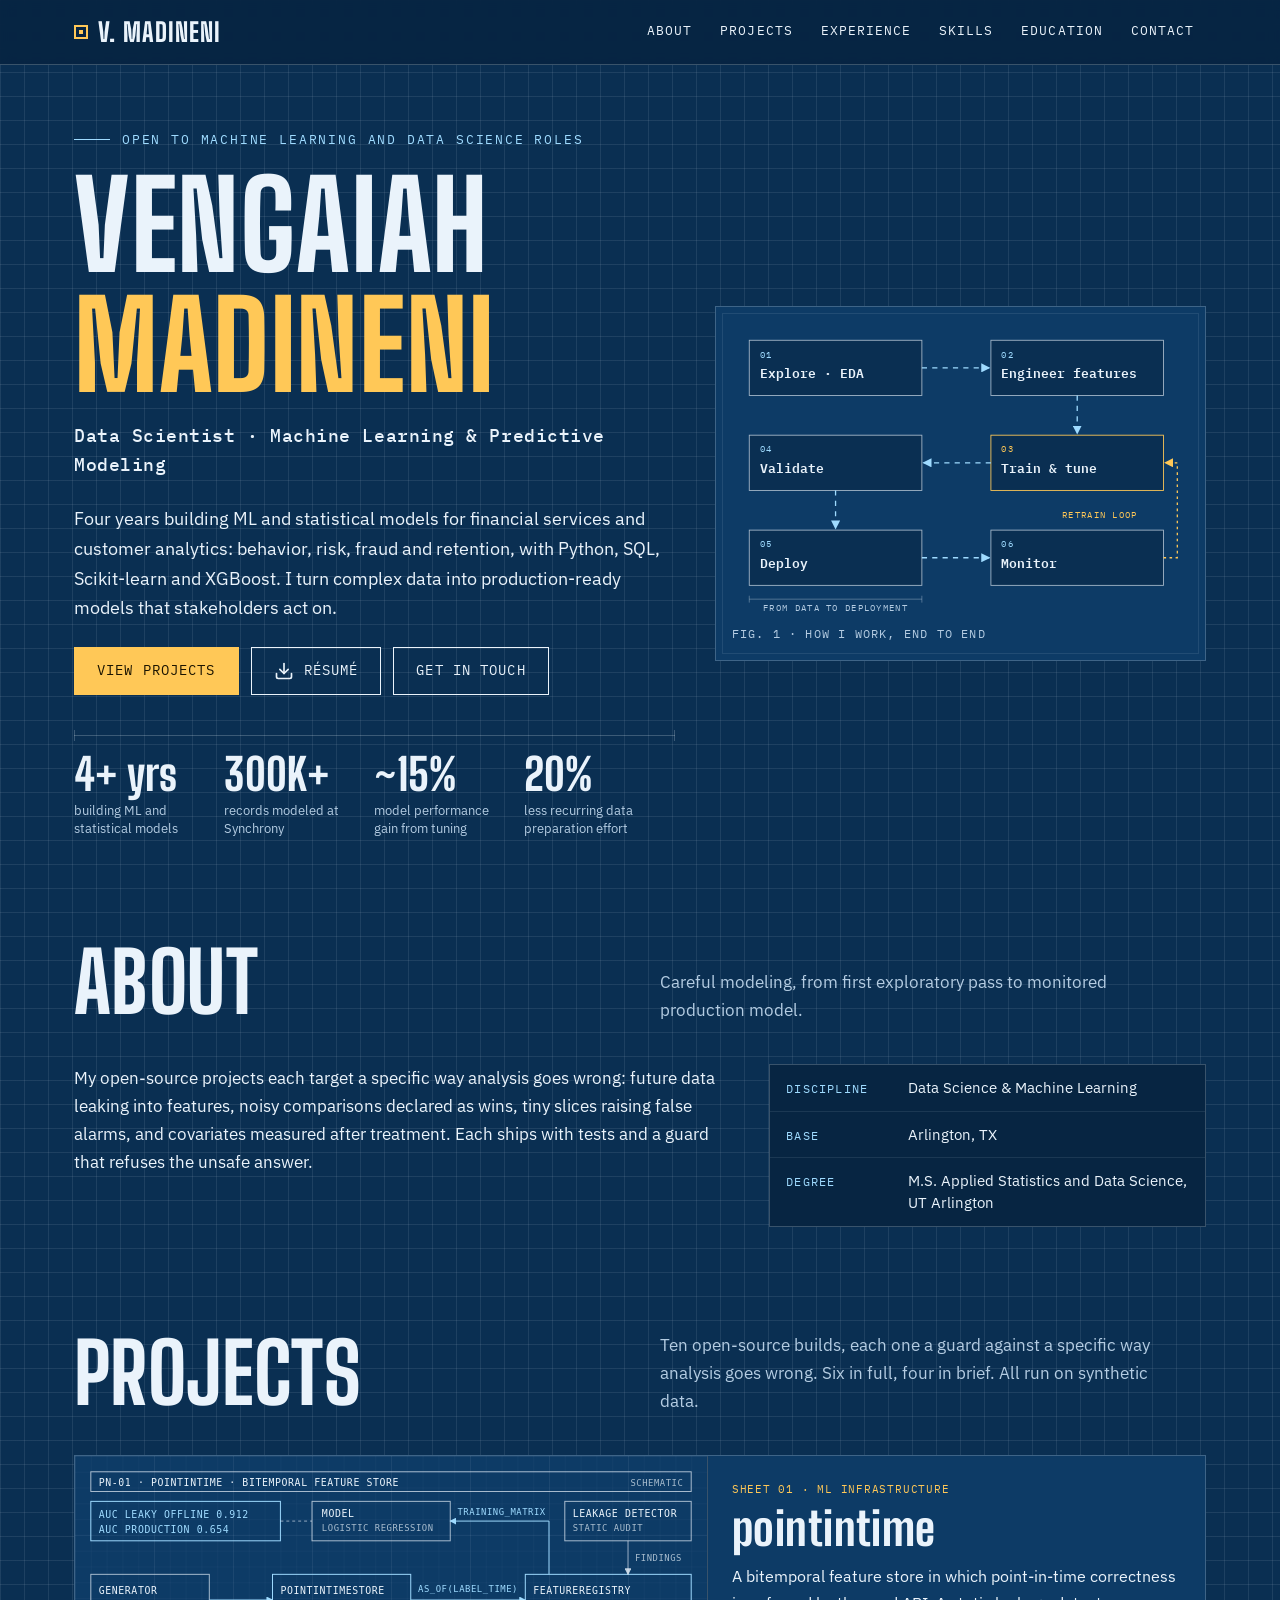
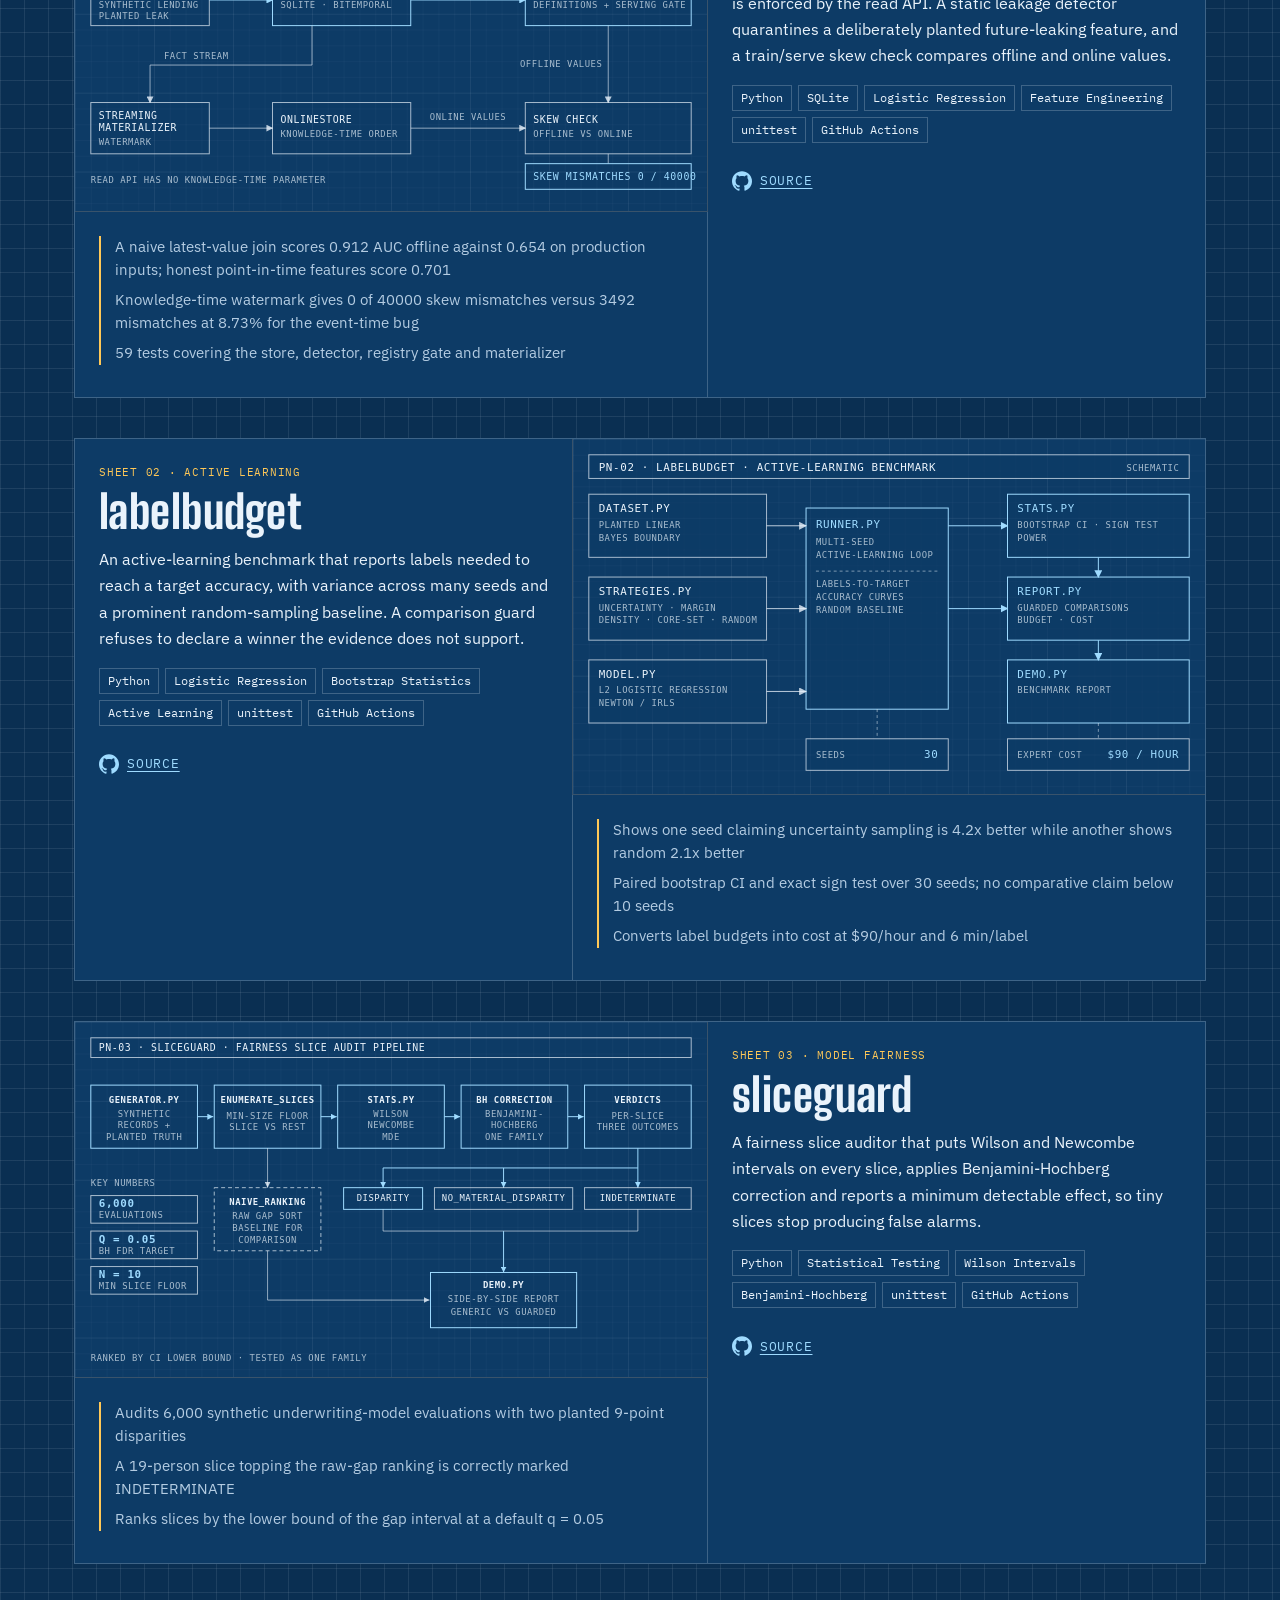
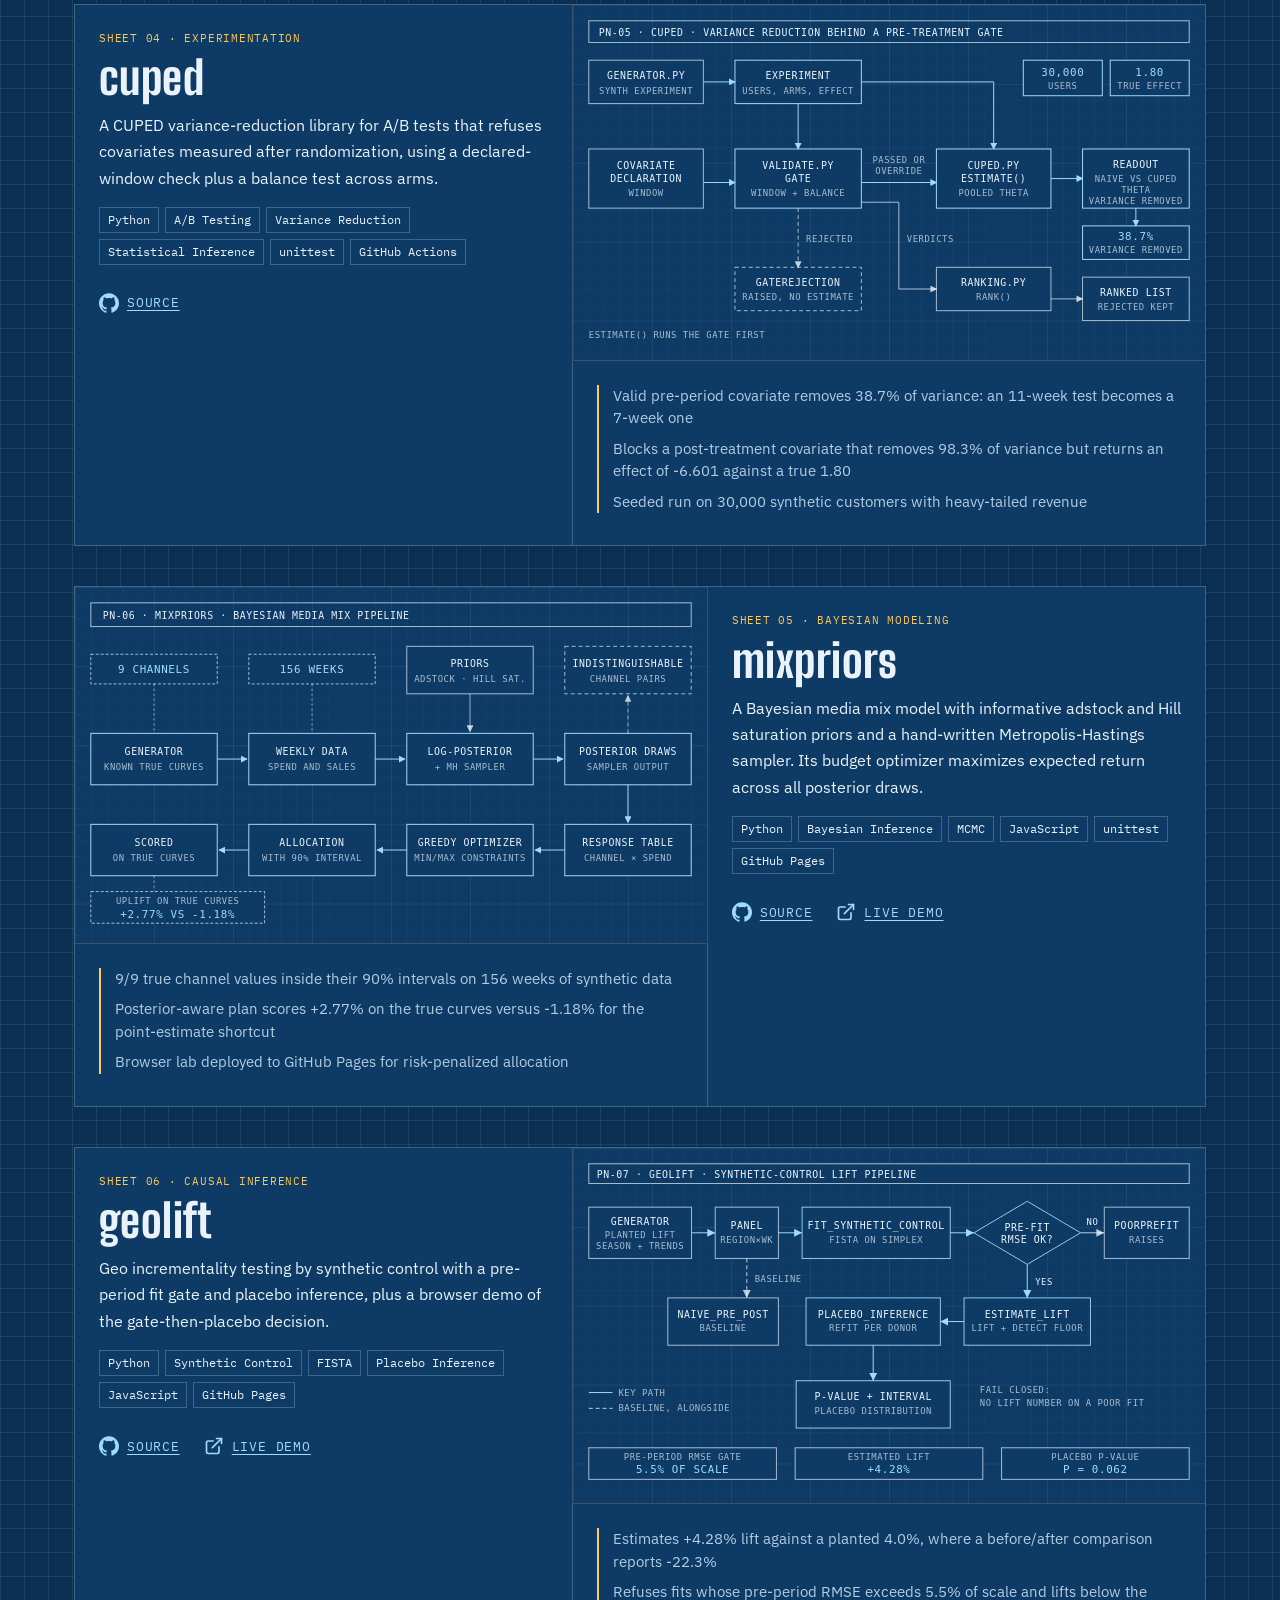
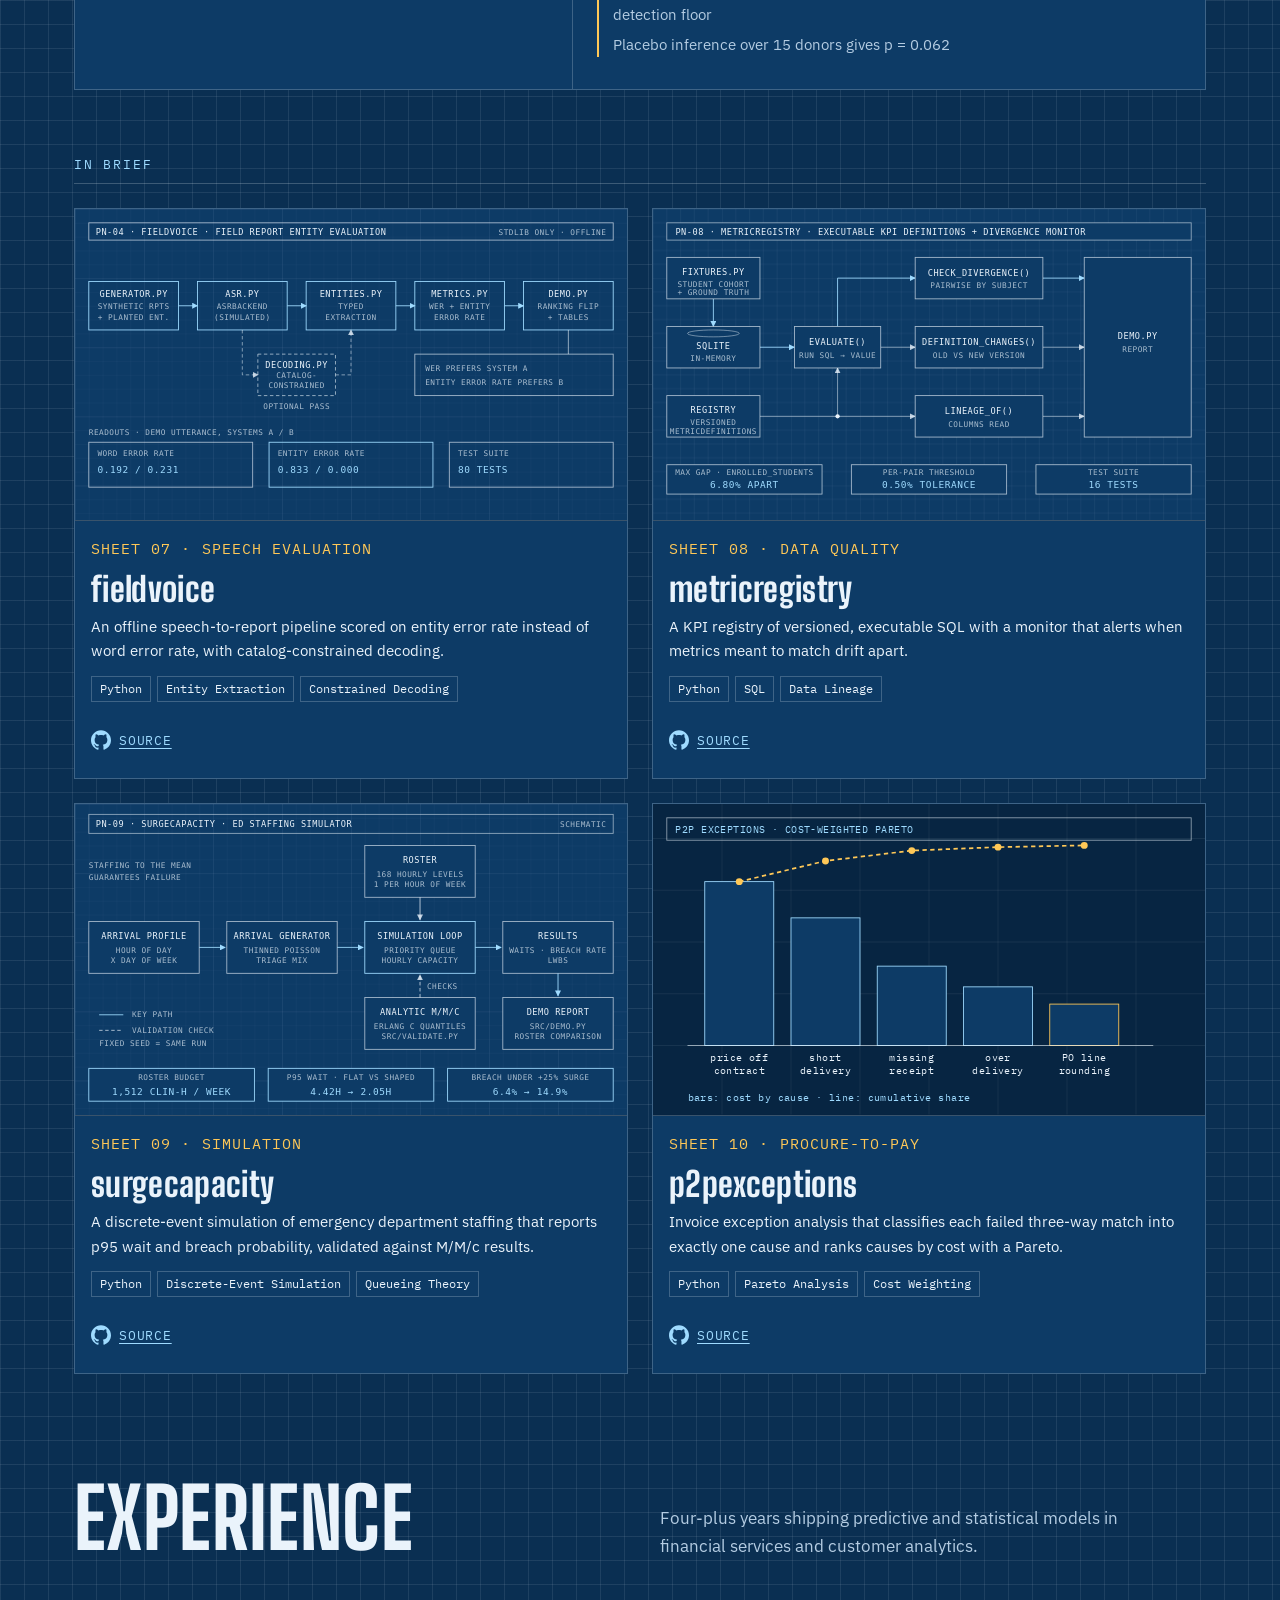
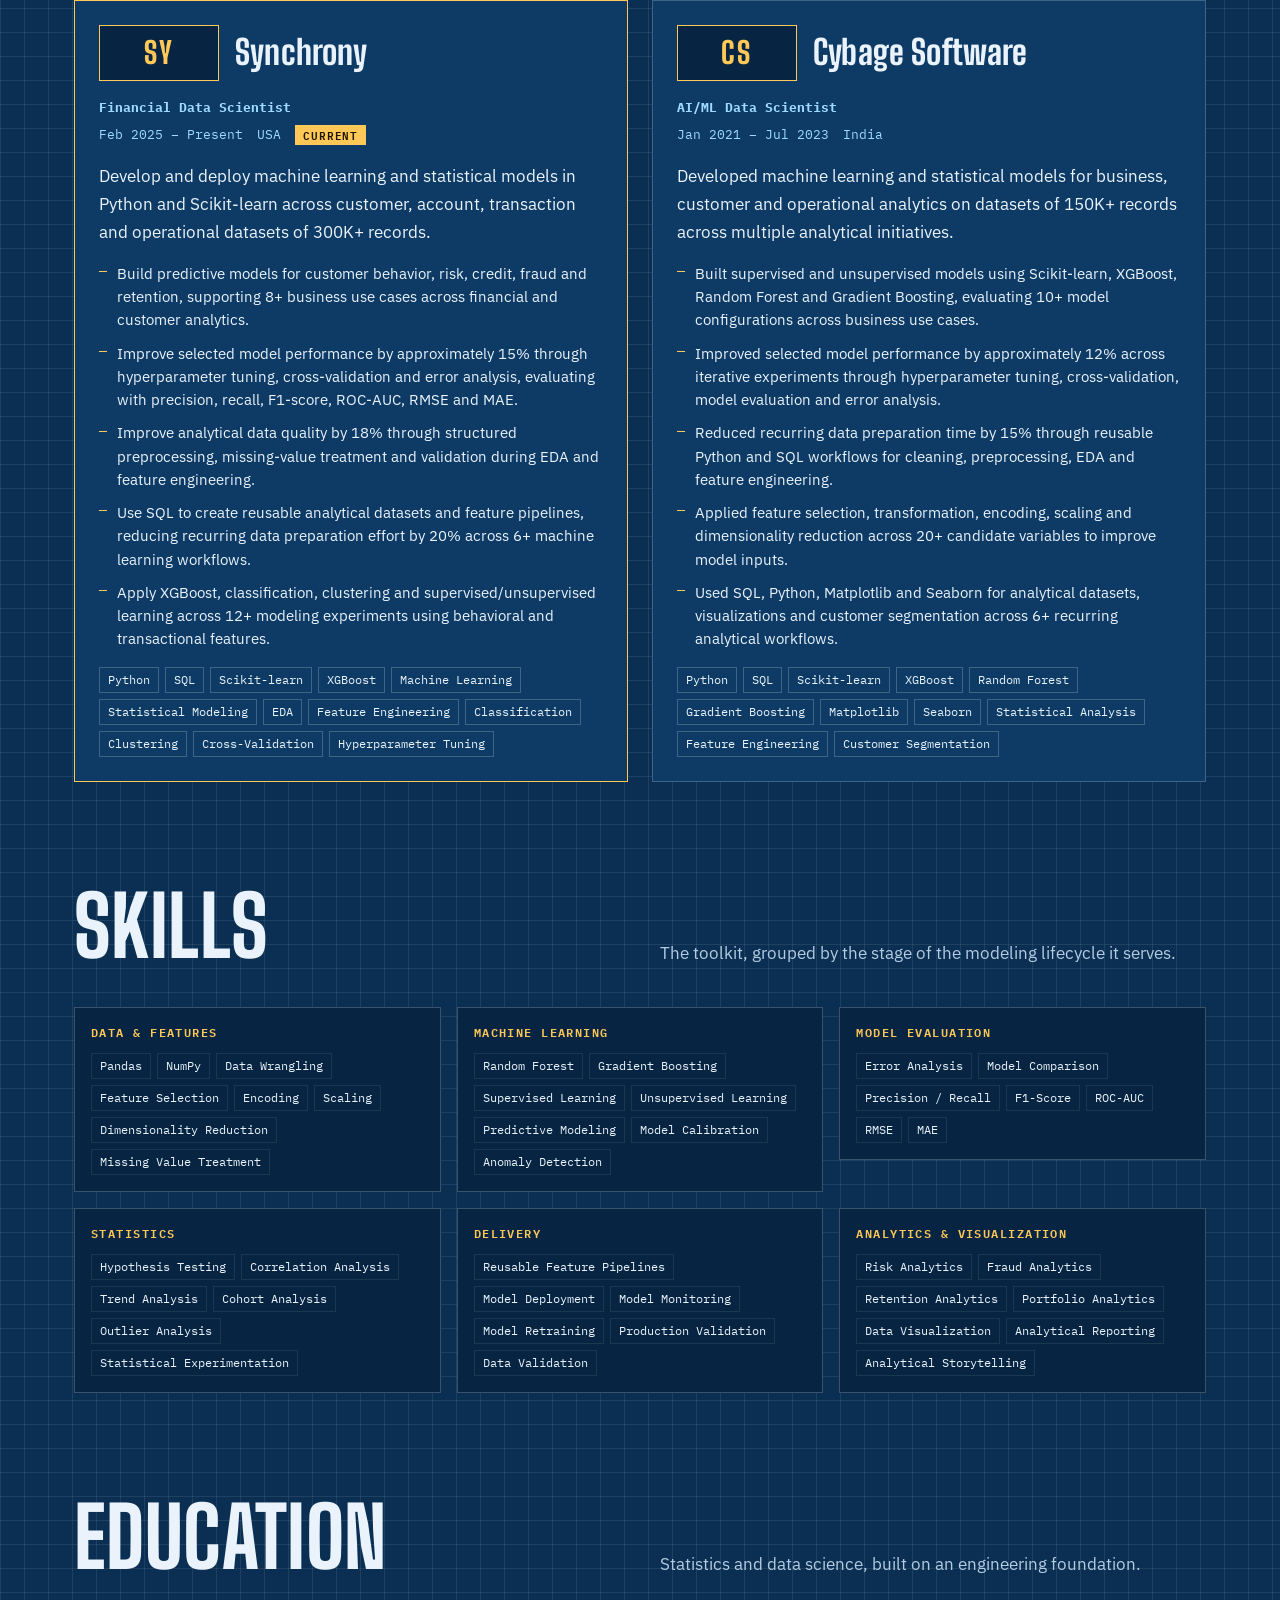
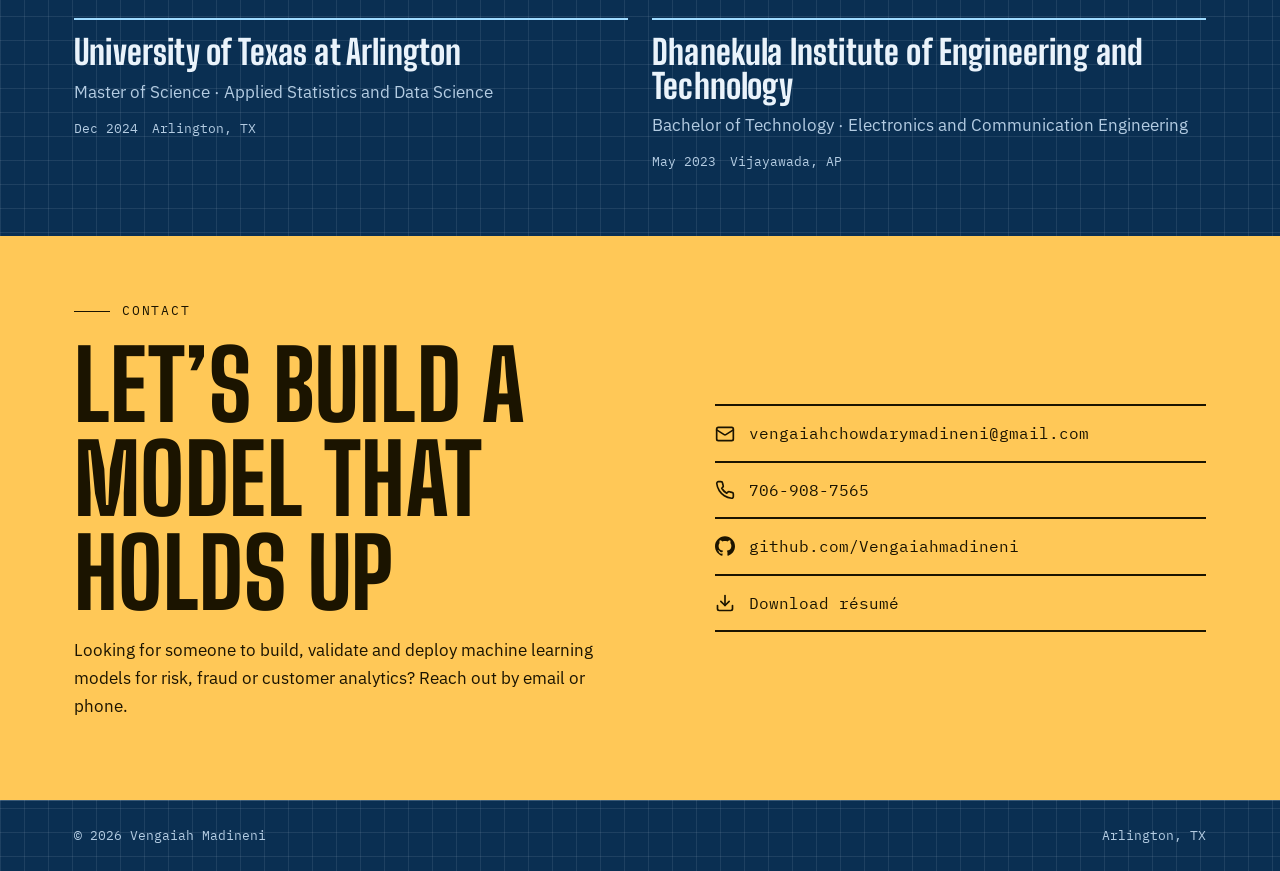
<file: index.html>
<!DOCTYPE html>
<html lang="en">
<head>
<meta charset="utf-8">
<meta name="viewport" content="width=device-width, initial-scale=1">
<title>Vengaiah Madineni | Data Scientist</title>
<meta name="description" content="Data Scientist with 4+ years building machine learning and statistical models for risk, fraud, credit and customer analytics in Python and SQL.">
<link rel="canonical" href="https://vengaiahmadineni.github.io/">
<meta property="og:type" content="website">
<meta property="og:title" content="Vengaiah Madineni | Data Scientist">
<meta property="og:description" content="Data Scientist with 4+ years building machine learning and statistical models for risk, fraud, credit and customer analytics in Python and SQL.">
<meta property="og:url" content="https://vengaiahmadineni.github.io/">
<meta property="og:image" content="https://vengaiahmadineni.github.io/assets/images/social-card.png">
<meta name="twitter:card" content="summary_large_image">
<meta name="theme-color" content="#0A2F52">
<link rel="icon" href="favicon.svg" type="image/svg+xml">
<link rel="apple-touch-icon" href="apple-touch-icon.png">
<link rel="preconnect" href="https://fonts.googleapis.com">
<link rel="preconnect" href="https://fonts.gstatic.com" crossorigin>
<link href="https://fonts.googleapis.com/css2?family=Big+Shoulders+Display:wght@700;800;900&family=IBM+Plex+Mono:wght@400;500;600&family=IBM+Plex+Sans:wght@400;500;600&display=swap" rel="stylesheet">
<link rel="stylesheet" href="styles.css">
<script type="application/ld+json">{"@context":"https://schema.org","@type":"Person","name":"Vengaiah Madineni","jobTitle":"Data Scientist","url":"https://vengaiahmadineni.github.io/","email":"vengaiahchowdarymadineni@gmail.com","address":{"@type":"PostalAddress","addressLocality":"Arlington","addressRegion":"TX"},"sameAs":["https://github.com/Vengaiahmadineni"]}</script>
</head>
<body>
<a class="skip" href="#main">Skip to content</a>
<svg width="0" height="0" style="position:absolute" aria-hidden="true">
  <symbol id="i-github" viewBox="0 0 24 24" fill="currentColor"><path d="M12 .297c-6.63 0-12 5.373-12 12 0 5.303 3.438 9.8 8.205 11.385 .6 .113 .82-.258 .82-.577 0-.285-.01-1.04-.015-2.04-3.338 .724-4.042-1.61-4.042-1.61C4.422 18.07 3.633 17.7 3.633 17.7c-1.087-.744 .084-.729 .084-.729 1.205 .084 1.838 1.236 1.838 1.236 1.07 1.835 2.809 1.305 3.495 .998 .108-.776 .417-1.305 .76-1.605-2.665-.3-5.466-1.332-5.466-5.93 0-1.31 .465-2.38 1.235-3.22-.135-.303-.54-1.523 .105-3.176 0 0 1.005-.322 3.3 1.23 .96-.267 1.98-.399 3-.405 1.02 .006 2.04 .138 3 .405 2.28-1.552 3.285-1.23 3.285-1.23 .645 1.653 .24 2.873 .12 3.176 .765 .84 1.23 1.91 1.23 3.22 0 4.61-2.805 5.625-5.475 5.92 .42 .36 .81 1.096 .81 2.22 0 1.606-.015 2.896-.015 3.286 0 .315 .21 .69 .825 .57C20.565 22.092 24 17.592 24 12.297c0-6.627-5.373-12-12-12"/></symbol>
  <symbol id="i-mail" viewBox="0 0 24 24" fill="none" stroke="currentColor" stroke-width="2" stroke-linecap="round" stroke-linejoin="round"><rect width="20" height="16" x="2" y="4" rx="2"/><path d="m22 7-8.97 5.7a1.94 1.94 0 0 1-2.06 0L2 7"/></symbol>
  <symbol id="i-phone" viewBox="0 0 24 24" fill="none" stroke="currentColor" stroke-width="2" stroke-linecap="round" stroke-linejoin="round"><path d="M22 16.92v3a2 2 0 0 1-2.18 2 19.79 19.79 0 0 1-8.63-3.07 19.5 19.5 0 0 1-6-6 19.79 19.79 0 0 1-3.07-8.67A2 2 0 0 1 4.11 2h3a2 2 0 0 1 2 1.72 12.84 12.84 0 0 0 .7 2.81 2 2 0 0 1-.45 2.11L8.09 9.91a16 16 0 0 0 6 6l1.27-1.27a2 2 0 0 1 2.11-.45 12.84 12.84 0 0 0 2.81.7A2 2 0 0 1 22 16.92z"/></symbol>
  <symbol id="i-ext" viewBox="0 0 24 24" fill="none" stroke="currentColor" stroke-width="2" stroke-linecap="round" stroke-linejoin="round"><path d="M15 3h6v6"/><path d="M10 14 21 3"/><path d="M18 13v6a2 2 0 0 1-2 2H5a2 2 0 0 1-2-2V8a2 2 0 0 1 2-2h6"/></symbol>
  <symbol id="i-down" viewBox="0 0 24 24" fill="none" stroke="currentColor" stroke-width="2" stroke-linecap="round" stroke-linejoin="round"><path d="M21 15v4a2 2 0 0 1-2 2H5a2 2 0 0 1-2-2v-4"/><polyline points="7 10 12 15 17 10"/><line x1="12" x2="12" y1="15" y2="3"/></symbol>
  <symbol id="i-menu" viewBox="0 0 24 24" fill="none" stroke="currentColor" stroke-width="2" stroke-linecap="round"><line x1="4" x2="20" y1="12" y2="12"/><line x1="4" x2="20" y1="6" y2="6"/><line x1="4" x2="20" y1="18" y2="18"/></symbol>
  <symbol id="i-pin" viewBox="0 0 24 24" fill="none" stroke="currentColor" stroke-width="2" stroke-linecap="round" stroke-linejoin="round"><path d="M20 10c0 4.993-5.539 10.193-7.399 11.799a1 1 0 0 1-1.202 0C9.539 20.193 4 14.993 4 10a8 8 0 0 1 16 0"/><circle cx="12" cy="10" r="3"/></symbol>
</svg>

<header class="top">
  <div class="wrap">
    <a class="brand" href="#top"><i></i>V. Madineni</a>
    <nav class="nav-d" aria-label="Primary">
      <a href="#about">About</a><a href="#projects">Projects</a><a href="#experience">Experience</a><a href="#skills">Skills</a><a href="#education">Education</a><a href="#contact">Contact</a>
    </nav>
    <details class="nav-m">
      <summary><svg class="ico" aria-hidden="true"><use href="#i-menu"/></svg>Menu</summary>
      <ul>
        <li><a href="#about">About</a></li><li><a href="#projects">Projects</a></li><li><a href="#experience">Experience</a></li><li><a href="#skills">Skills</a></li><li><a href="#education">Education</a></li><li><a href="#contact">Contact</a></li>
      </ul>
    </details>
  </div>
</header>

<main id="main">
<div id="top" class="hero">
  <div class="wrap">
    <div>
      <p class="eyebrow">Open to machine learning and data science roles</p>
      <h1>Vengaiah <span>Madineni</span></h1>
      <p class="role">Data Scientist · Machine Learning &amp; Predictive Modeling</p>
      <p class="lead">Four years building ML and statistical models for financial services and customer analytics: behavior, risk, fraud and retention, with Python, SQL, Scikit-learn and XGBoost. I turn complex data into production-ready models that stakeholders act on.</p>
      <div class="ctas">
        <a class="btn primary" href="#projects">View projects</a>
        <a class="btn" href="assets/files/vengaiah-madineni-resume.pdf"><svg class="ico" aria-hidden="true"><use href="#i-down"/></svg>Résumé</a>
        <a class="btn" href="#contact">Get in touch</a>
      </div>
      <ul class="readouts">
        <li><b>4+ yrs</b><span>building ML and statistical models</span></li>
        <li><b>300K+</b><span>records modeled at Synchrony</span></li>
        <li><b>~15%</b><span>model performance gain from tuning</span></li>
        <li><b>20%</b><span>less recurring data preparation effort</span></li>
      </ul>
    </div>
    <figure class="fig" style="margin:0">
      <svg viewBox="0 0 530 340" role="img" aria-label="Diagram of the modeling lifecycle: explore, engineer features, train and tune, validate, deploy, monitor, with monitoring feeding back into retraining">
        <defs>
          <marker id="ah" viewBox="0 0 8 8" refX="7" refY="4" markerWidth="7" markerHeight="7" orient="auto"><path d="M0 0L8 4L0 8z" fill="#9FDBFF"/></marker>
          <marker id="am" viewBox="0 0 8 8" refX="7" refY="4" markerWidth="7" markerHeight="7" orient="auto"><path d="M0 0L8 4L0 8z" fill="#FFC857"/></marker>
        </defs>
        <g font-family="IBM Plex Mono, monospace" fill="#EAF3FB">
          <g stroke="#EAF3FB" stroke-opacity=".7" fill="#0A2F52">
            <rect x="20" y="20" width="200" height="64"/><rect x="300" y="20" width="200" height="64"/>
            <rect x="300" y="130" width="200" height="64" stroke="#FFC857" stroke-opacity="1"/><rect x="20" y="130" width="200" height="64"/>
            <rect x="20" y="240" width="200" height="64"/><rect x="300" y="240" width="200" height="64"/>
          </g>
          <g font-size="11" fill="#9FDBFF" letter-spacing="1.5"><text x="32" y="40">01</text><text x="312" y="40">02</text><text x="312" y="150" fill="#FFC857">03</text><text x="32" y="150">04</text><text x="32" y="260">05</text><text x="312" y="260">06</text></g>
          <g font-size="15" font-weight="600">
            <text x="32" y="64">Explore · EDA</text><text x="312" y="64">Engineer features</text>
            <text x="312" y="174">Train &amp; tune</text><text x="32" y="174">Validate</text>
            <text x="32" y="284">Deploy</text><text x="312" y="284">Monitor</text>
          </g>
          <g stroke="#9FDBFF" stroke-width="1.5" fill="none">
            <path class="flow" stroke-dasharray="6 6" d="M220 52H298" marker-end="url(#ah)"/>
            <path class="flow" stroke-dasharray="6 6" d="M400 84V128" marker-end="url(#ah)"/>
            <path class="flow" stroke-dasharray="6 6" d="M300 162H222" marker-end="url(#ah)"/>
            <path class="flow" stroke-dasharray="6 6" d="M120 194V238" marker-end="url(#ah)"/>
            <path class="flow" stroke-dasharray="6 6" d="M220 272H298" marker-end="url(#ah)"/>
          </g>
          <path d="M500 272H516V162H502" stroke="#FFC857" stroke-width="1.5" fill="none" stroke-dasharray="3 4" marker-end="url(#am)"/>
          <text x="470" y="226" font-size="10" fill="#FFC857" letter-spacing="1.5" text-anchor="end">RETRAIN LOOP</text>
          <g stroke="#EAF3FB" stroke-opacity=".35" fill="none"><path d="M20 320H220M20 316V324M220 316V324"/></g>
          <text x="120" y="334" font-size="10" fill="#B4CCE2" text-anchor="middle" letter-spacing="1.5">FROM DATA TO DEPLOYMENT</text>
        </g>
      </svg>
      <figcaption>Fig. 1 · How I work, end to end</figcaption>
    </figure>
  </div>
</div>

<section id="about">
  <div class="wrap">
    <div class="sec-h"><h2>About</h2><p>Careful modeling, from first exploratory pass to monitored production model.</p></div>
    <div class="about">
      <div>
        <p>My open-source projects each target a specific way analysis goes wrong: future data leaking into features, noisy comparisons declared as wins, tiny slices raising false alarms, and covariates measured after treatment. Each ships with tests and a guard that refuses the unsafe answer.</p>
      </div>
      <dl class="facts"><!-- facts -->
        <div><dt>Discipline</dt><dd>Data Science &amp; Machine Learning</dd></div>
        <div><dt>Base</dt><dd>Arlington, TX</dd></div>
        <div><dt>Degree</dt><dd>M.S. Applied Statistics and Data Science, UT Arlington</dd></div>
      </dl>
    </div>
  </div>
</section>

<section id="projects">
  <div class="wrap">
    <div class="sec-h"><h2>Projects</h2><p>Ten open-source builds, each one a guard against a specific way analysis goes wrong. Six in full, four in brief. All run on synthetic data.</p></div>
    <p class="swipe mono">Swipe through the sheets → <span class="count" id="count" aria-live="off">Sheet 1 of 10</span><span class="prog" aria-hidden="true"><i id="prog"></i></span></p>
    <div class="plist" id="plist" role="region" aria-label="Projects" tabindex="0">

    <article class="proj">
      <div class="pv"><img src="assets/images/projects/pointintime.svg" alt="Data flow of pointintime: a synthetic lending generator feeds a bitemporal store, a registry gate, a leakage detector and a skew check" width="640" height="360"></div>
      <div class="pb">
        <p class="sheet">Sheet 01 · ML infrastructure</p>
        <h3>pointintime</h3>
        <p>A bitemporal feature store in which point-in-time correctness is enforced by the read API. A static leakage detector quarantines a deliberately planted future-leaking feature, and a train/serve skew check compares offline and online values.</p>
        <ul class="tags"><li>Python</li><li>SQLite</li><li>Logistic Regression</li><li>Feature Engineering</li><li>unittest</li><li>GitHub Actions</li></ul>
        <div class="links"><a href="https://github.com/Vengaiahmadineni/pointintime"><svg class="ico" aria-hidden="true"><use href="#i-github"/></svg>Source</a></div>
      </div>
      <details class="res" open><summary>Results</summary><ul>
        <li>A naive latest-value join scores 0.912 AUC offline against 0.654 on production inputs; honest point-in-time features score 0.701</li>
        <li>Knowledge-time watermark gives 0 of 40000 skew mismatches versus 3492 mismatches at 8.73% for the event-time bug</li>
        <li>59 tests covering the store, detector, registry gate and materializer</li></ul></details>
    </article>

    <article class="proj">
      <div class="pv"><img src="assets/images/projects/labelbudget.svg" alt="Data flow of labelbudget: dataset, strategies and model feed a multi-seed runner, statistics and a guarded report" width="640" height="360"></div>
      <div class="pb">
        <p class="sheet">Sheet 02 · Active learning</p>
        <h3>labelbudget</h3>
        <p>An active-learning benchmark that reports labels needed to reach a target accuracy, with variance across many seeds and a prominent random-sampling baseline. A comparison guard refuses to declare a winner the evidence does not support.</p>
        <ul class="tags"><li>Python</li><li>Logistic Regression</li><li>Bootstrap Statistics</li><li>Active Learning</li><li>unittest</li><li>GitHub Actions</li></ul>
        <div class="links"><a href="https://github.com/Vengaiahmadineni/labelbudget"><svg class="ico" aria-hidden="true"><use href="#i-github"/></svg>Source</a></div>
      </div>
      <details class="res" open><summary>Results</summary><ul>
        <li>Shows one seed claiming uncertainty sampling is 4.2x better while another shows random 2.1x better</li>
        <li>Paired bootstrap CI and exact sign test over 30 seeds; no comparative claim below 10 seeds</li>
        <li>Converts label budgets into cost at $90/hour and 6 min/label</li></ul></details>
    </article>

    <article class="proj">
      <div class="pv"><img src="assets/images/projects/sliceguard.svg" alt="Data flow of sliceguard: records are sliced, tested with Wilson and Newcombe intervals, corrected and given verdicts" width="640" height="360"></div>
      <div class="pb">
        <p class="sheet">Sheet 03 · Model fairness</p>
        <h3>sliceguard</h3>
        <p>A fairness slice auditor that puts Wilson and Newcombe intervals on every slice, applies Benjamini-Hochberg correction and reports a minimum detectable effect, so tiny slices stop producing false alarms.</p>
        <ul class="tags"><li>Python</li><li>Statistical Testing</li><li>Wilson Intervals</li><li>Benjamini-Hochberg</li><li>unittest</li><li>GitHub Actions</li></ul>
        <div class="links"><a href="https://github.com/Vengaiahmadineni/sliceguard"><svg class="ico" aria-hidden="true"><use href="#i-github"/></svg>Source</a></div>
      </div>
      <details class="res" open><summary>Results</summary><ul>
        <li>Audits 6,000 synthetic underwriting-model evaluations with two planted 9-point disparities</li>
        <li>A 19-person slice topping the raw-gap ranking is correctly marked INDETERMINATE</li>
        <li>Ranks slices by the lower bound of the gap interval at a default q&nbsp;=&nbsp;0.05</li></ul></details>
    </article>

    <article class="proj">
      <div class="pv"><img src="assets/images/projects/cuped.svg" alt="Data flow of cuped: an experiment and covariate declaration pass a validation gate before the CUPED estimate and readout" width="640" height="360"></div>
      <div class="pb">
        <p class="sheet">Sheet 04 · Experimentation</p>
        <h3>cuped</h3>
        <p>A CUPED variance-reduction library for A/B tests that refuses covariates measured after randomization, using a declared-window check plus a balance test across arms.</p>
        <ul class="tags"><li>Python</li><li>A/B Testing</li><li>Variance Reduction</li><li>Statistical Inference</li><li>unittest</li><li>GitHub Actions</li></ul>
        <div class="links"><a href="https://github.com/Vengaiahmadineni/cuped"><svg class="ico" aria-hidden="true"><use href="#i-github"/></svg>Source</a></div>
      </div>
      <details class="res" open><summary>Results</summary><ul>
        <li>Valid pre-period covariate removes 38.7% of variance: an 11-week test becomes a 7-week one</li>
        <li>Blocks a post-treatment covariate that removes 98.3% of variance but returns an effect of -6.601 against a true 1.80</li>
        <li>Seeded run on 30,000 synthetic customers with heavy-tailed revenue</li></ul></details>
    </article>

    <article class="proj">
      <div class="pv"><img src="assets/images/projects/mixpriors.svg" alt="Data flow of mixpriors: synthetic data and priors feed a Metropolis-Hastings sampler, posterior draws and a budget optimizer" width="640" height="360"></div>
      <div class="pb">
        <p class="sheet">Sheet 05 · Bayesian modeling</p>
        <h3>mixpriors</h3>
        <p>A Bayesian media mix model with informative adstock and Hill saturation priors and a hand-written Metropolis-Hastings sampler. Its budget optimizer maximizes expected return across all posterior draws.</p>
        <ul class="tags"><li>Python</li><li>Bayesian Inference</li><li>MCMC</li><li>JavaScript</li><li>unittest</li><li>GitHub Pages</li></ul>
        <div class="links"><a href="https://github.com/Vengaiahmadineni/mixpriors"><svg class="ico" aria-hidden="true"><use href="#i-github"/></svg>Source</a><a href="https://Vengaiahmadineni.github.io/mixpriors/"><svg class="ico" aria-hidden="true"><use href="#i-ext"/></svg>Live demo</a></div>
      </div>
      <details class="res" open><summary>Results</summary><ul>
        <li>9/9 true channel values inside their 90% intervals on 156 weeks of synthetic data</li>
        <li>Posterior-aware plan scores +2.77% on the true curves versus -1.18% for the point-estimate shortcut</li>
        <li>Browser lab deployed to GitHub Pages for risk-penalized allocation</li></ul></details>
    </article>

    <article class="proj">
      <div class="pv"><img src="assets/images/projects/geolift.svg" alt="Data flow of geolift: a panel generator feeds a synthetic control fit, a pre-period gate, lift estimate and placebo inference" width="640" height="360"></div>
      <div class="pb">
        <p class="sheet">Sheet 06 · Causal inference</p>
        <h3>geolift</h3>
        <p>Geo incrementality testing by synthetic control with a pre-period fit gate and placebo inference, plus a browser demo of the gate-then-placebo decision.</p>
        <ul class="tags"><li>Python</li><li>Synthetic Control</li><li>FISTA</li><li>Placebo Inference</li><li>JavaScript</li><li>GitHub Pages</li></ul>
        <div class="links"><a href="https://github.com/Vengaiahmadineni/geolift"><svg class="ico" aria-hidden="true"><use href="#i-github"/></svg>Source</a><a href="https://Vengaiahmadineni.github.io/geolift/"><svg class="ico" aria-hidden="true"><use href="#i-ext"/></svg>Live demo</a></div>
      </div>
      <details class="res" open><summary>Results</summary><ul>
        <li>Estimates +4.28% lift against a planted 4.0%, where a before/after comparison reports -22.3%</li>
        <li>Refuses fits whose pre-period RMSE exceeds 5.5% of scale and lifts below the detection floor</li>
        <li>Placebo inference over 15 donors gives p = 0.062</li></ul></details>
    </article>

    <div class="minis">
    <article class="proj mini">
      <div class="pv"><img src="assets/images/projects/fieldvoice.svg" alt="Data flow of fieldvoice: a generator and simulated recognizer feed entity extraction, constrained decoding and entity error rate metrics" width="640" height="360"></div>
      <div class="pb">
        <p class="sheet">Sheet 07 · Speech evaluation</p>
        <h3>fieldvoice</h3>
        <p>An offline speech-to-report pipeline scored on entity error rate instead of word error rate, with catalog-constrained decoding.</p>
        <ul class="tags"><li>Python</li><li>Entity Extraction</li><li>Constrained Decoding</li></ul>
        <div class="links"><a href="https://github.com/Vengaiahmadineni/fieldvoice"><svg class="ico" aria-hidden="true"><use href="#i-github"/></svg>Source</a></div>
      </div>
    </article>

    <article class="proj mini">
      <div class="pv"><img src="assets/images/projects/metricregistry.svg" alt="Data flow of metricregistry: versioned metric definitions run as SQL against SQLite, then a divergence monitor, change log and lineage" width="640" height="360"></div>
      <div class="pb">
        <p class="sheet">Sheet 08 · Data quality</p>
        <h3>metricregistry</h3>
        <p>A KPI registry of versioned, executable SQL with a monitor that alerts when metrics meant to match drift apart.</p>
        <ul class="tags"><li>Python</li><li>SQL</li><li>Data Lineage</li></ul>
        <div class="links"><a href="https://github.com/Vengaiahmadineni/metricregistry"><svg class="ico" aria-hidden="true"><use href="#i-github"/></svg>Source</a></div>
      </div>
    </article>

    <article class="proj mini">
      <div class="pv"><img src="assets/images/projects/surgecapacity.svg" alt="Data flow of surgecapacity: an arrival profile and hourly roster feed a discrete-event simulation, validated against analytic M/M/c results" width="640" height="360"></div>
      <div class="pb">
        <p class="sheet">Sheet 09 · Simulation</p>
        <h3>surgecapacity</h3>
        <p>A discrete-event simulation of emergency department staffing that reports p95 wait and breach probability, validated against M/M/c results.</p>
        <ul class="tags"><li>Python</li><li>Discrete-Event Simulation</li><li>Queueing Theory</li></ul>
        <div class="links"><a href="https://github.com/Vengaiahmadineni/surgecapacity"><svg class="ico" aria-hidden="true"><use href="#i-github"/></svg>Source</a></div>
      </div>
    </article>

    <article class="proj mini">
      <div class="pv">
        <svg viewBox="0 0 640 360" role="img" aria-label="Cost-weighted Pareto of invoice exception causes: price off contract, short delivery, missing receipt, over delivery and rounding, with a cumulative line">
          <rect width="640" height="360" fill="#072542"/>
          <g stroke="#EAF3FB" stroke-opacity=".08"><path d="M0 40H640M0 100H640M0 160H640M0 220H640M0 280H640M80 0V360M160 0V360M240 0V360M320 0V360M400 0V360M480 0V360M560 0V360"/></g>
          <g font-family="IBM Plex Mono, monospace" font-size="12" letter-spacing=".5" fill="#EAF3FB">
            <rect x="16" y="16" width="608" height="26" fill="none" stroke="#EAF3FB" stroke-opacity=".6"/>
            <text x="26" y="34" fill="#9FDBFF" font-size="12">P2P EXCEPTIONS · COST-WEIGHTED PARETO</text>
            <g fill="#0D3B66" stroke="#9FDBFF"><rect x="60" y="90" width="80" height="190"/><rect x="160" y="132" width="80" height="148"/><rect x="260" y="188" width="80" height="92"/><rect x="360" y="212" width="80" height="68"/><rect x="460" y="232" width="80" height="48" stroke="#FFC857"/></g>
            <path d="M100 90 L200 66 L300 54 L400 50 L500 48" fill="none" stroke="#FFC857" stroke-width="2" stroke-dasharray="5 4"/>
            <g fill="#FFC857"><circle cx="100" cy="90" r="4"/><circle cx="200" cy="66" r="4"/><circle cx="300" cy="54" r="4"/><circle cx="400" cy="50" r="4"/><circle cx="500" cy="48" r="4"/></g>
            <path d="M40 280H580" stroke="#EAF3FB" stroke-opacity=".7"/>
            <g text-anchor="middle" font-size="12">
              <text x="100" y="298">price off</text><text x="100" y="313">contract</text>
              <text x="200" y="298">short</text><text x="200" y="313">delivery</text>
              <text x="300" y="298">missing</text><text x="300" y="313">receipt</text>
              <text x="400" y="298">over</text><text x="400" y="313">delivery</text>
              <text x="500" y="298">PO line</text><text x="500" y="313">rounding</text>
            </g>
            <text x="40" y="344" fill="#9FDBFF" font-size="12">bars: cost by cause · line: cumulative share</text>
          </g>
        </svg>
      </div>
      <div class="pb">
        <p class="sheet">Sheet 10 · Procure-to-pay</p>
        <h3>p2pexceptions</h3>
        <p>Invoice exception analysis that classifies each failed three-way match into exactly one cause and ranks causes by cost with a Pareto.</p>
        <ul class="tags"><li>Python</li><li>Pareto Analysis</li><li>Cost Weighting</li></ul>
        <div class="links"><a href="https://github.com/Vengaiahmadineni/p2pexceptions"><svg class="ico" aria-hidden="true"><use href="#i-github"/></svg>Source</a></div>
      </div>
    </article>
    </div>
    </div>
  </div>
</section>

<section id="experience">
  <div class="wrap">
    <div class="sec-h"><h2>Experience</h2><p>Four-plus years shipping predictive and statistical models in financial services and customer analytics.</p></div>
    <div class="roles">
      <article class="role-c now">
        <div class="role-h"><div class="mono-logo" aria-hidden="true">SY</div><h3>Synchrony</h3></div>
        <p class="when"><strong>Financial Data Scientist</strong><span>Feb 2025 – Present</span><span>USA</span><span class="pill">Current</span></p>
        <p>Develop and deploy machine learning and statistical models in Python and Scikit-learn across customer, account, transaction and operational datasets of 300K+ records.</p>
        <details class="res" open><summary>Highlights</summary><ul class="hl">
          <li>Build predictive models for customer behavior, risk, credit, fraud and retention, supporting 8+ business use cases across financial and customer analytics.</li>
          <li>Improve selected model performance by approximately 15% through hyperparameter tuning, cross-validation and error analysis, evaluating with precision, recall, F1-score, ROC-AUC, RMSE and MAE.</li>
          <li>Improve analytical data quality by 18% through structured preprocessing, missing-value treatment and validation during EDA and feature engineering.</li>
          <li>Use SQL to create reusable analytical datasets and feature pipelines, reducing recurring data preparation effort by 20% across 6+ machine learning workflows.</li>
          <li>Apply XGBoost, classification, clustering and supervised/unsupervised learning across 12+ modeling experiments using behavioral and transactional features.</li>
        </ul></details>
        <ul class="chips"><li>Python</li><li>SQL</li><li>Scikit-learn</li><li>XGBoost</li><li>Machine Learning</li><li>Statistical Modeling</li><li>EDA</li><li>Feature Engineering</li><li>Classification</li><li>Clustering</li><li>Cross-Validation</li><li>Hyperparameter Tuning</li></ul>
      </article>
      <article class="role-c">
        <div class="role-h"><div class="mono-logo" aria-hidden="true">CS</div><h3>Cybage Software</h3></div>
        <p class="when"><strong>AI/ML Data Scientist</strong><span>Jan 2021 – Jul 2023</span><span>India</span></p>
        <p>Developed machine learning and statistical models for business, customer and operational analytics on datasets of 150K+ records across multiple analytical initiatives.</p>
        <details class="res" open><summary>Highlights</summary><ul class="hl">
          <li>Built supervised and unsupervised models using Scikit-learn, XGBoost, Random Forest and Gradient Boosting, evaluating 10+ model configurations across business use cases.</li>
          <li>Improved selected model performance by approximately 12% across iterative experiments through hyperparameter tuning, cross-validation, model evaluation and error analysis.</li>
          <li>Reduced recurring data preparation time by 15% through reusable Python and SQL workflows for cleaning, preprocessing, EDA and feature engineering.</li>
          <li>Applied feature selection, transformation, encoding, scaling and dimensionality reduction across 20+ candidate variables to improve model inputs.</li>
          <li>Used SQL, Python, Matplotlib and Seaborn for analytical datasets, visualizations and customer segmentation across 6+ recurring analytical workflows.</li>
        </ul></details>
        <ul class="chips"><li>Python</li><li>SQL</li><li>Scikit-learn</li><li>XGBoost</li><li>Random Forest</li><li>Gradient Boosting</li><li>Matplotlib</li><li>Seaborn</li><li>Statistical Analysis</li><li>Feature Engineering</li><li>Customer Segmentation</li></ul>
      </article>
    </div>
  </div>
</section>

<section id="skills">
  <div class="wrap">
    <div class="sec-h"><h2>Skills</h2><p>The toolkit, grouped by the stage of the modeling lifecycle it serves.</p></div>
    <p class="swipe mono">Swipe through the groups →</p>
    <div class="skills" role="region" aria-label="Skill groups" tabindex="0">
      <div class="sk"><h3>Data &amp; Features</h3><ul class="chips"><li>Pandas</li><li>NumPy</li><li>Data Wrangling</li><li>Feature Selection</li><li>Encoding</li><li>Scaling</li><li>Dimensionality Reduction</li><li>Missing Value Treatment</li></ul></div>
      <div class="sk"><h3>Machine Learning</h3><ul class="chips"><li>Random Forest</li><li>Gradient Boosting</li><li>Supervised Learning</li><li>Unsupervised Learning</li><li>Predictive Modeling</li><li>Model Calibration</li><li>Anomaly Detection</li></ul></div>
      <div class="sk"><h3>Model Evaluation</h3><ul class="chips"><li>Error Analysis</li><li>Model Comparison</li><li>Precision / Recall</li><li>F1-Score</li><li>ROC-AUC</li><li>RMSE</li><li>MAE</li></ul></div>
      <div class="sk"><h3>Statistics</h3><ul class="chips"><li>Hypothesis Testing</li><li>Correlation Analysis</li><li>Trend Analysis</li><li>Cohort Analysis</li><li>Outlier Analysis</li><li>Statistical Experimentation</li></ul></div>
      <div class="sk"><h3>Delivery</h3><ul class="chips"><li>Reusable Feature Pipelines</li><li>Model Deployment</li><li>Model Monitoring</li><li>Model Retraining</li><li>Production Validation</li><li>Data Validation</li></ul></div>
      <div class="sk"><h3>Analytics &amp; Visualization</h3><ul class="chips"><li>Risk Analytics</li><li>Fraud Analytics</li><li>Retention Analytics</li><li>Portfolio Analytics</li><li>Data Visualization</li><li>Analytical Reporting</li><li>Analytical Storytelling</li></ul></div>
    </div>
  </div>
</section>

<section id="education">
  <div class="wrap">
    <div class="sec-h"><h2>Education</h2><p>Statistics and data science, built on an engineering foundation.</p></div>
    <div class="edu">
      <article class="edu-c"><h3>University of Texas at Arlington</h3><p>Master of Science · Applied Statistics and Data Science</p><p class="when mono"><span>Dec 2024</span><span>Arlington, TX</span></p></article>
      <article class="edu-c"><h3>Dhanekula Institute of Engineering and Technology</h3><p>Bachelor of Technology · Electronics and Communication Engineering</p><p class="when mono"><span>May 2023</span><span>Vijayawada, AP</span></p></article>
    </div>
  </div>
</section>
</main>

<section id="contact" class="contact">
  <div class="wrap">
    <div>
      <p class="eyebrow">Contact</p>
      <h2>Let’s build a model that holds up</h2>
      <p>Looking for someone to build, validate and deploy machine learning models for risk, fraud or customer analytics? Reach out by email or phone.</p>
    </div>
    <div class="cl">
      <a href="mailto:vengaiahchowdarymadineni@gmail.com"><svg class="ico" aria-hidden="true"><use href="#i-mail"/></svg>vengaiahchowdarymadineni@gmail.com</a>
      <a href="tel:706-908-7565"><svg class="ico" aria-hidden="true"><use href="#i-phone"/></svg>706-908-7565</a>
      <a href="https://github.com/Vengaiahmadineni"><svg class="ico" aria-hidden="true"><use href="#i-github"/></svg>github.com/Vengaiahmadineni</a>
      <a href="assets/files/vengaiah-madineni-resume.pdf"><svg class="ico" aria-hidden="true"><use href="#i-down"/></svg>Download résumé</a>
    </div>
  </div>
</section>
<footer><div class="wrap"><span>© 2026 Vengaiah Madineni</span><span>Arlington, TX</span></div></footer>

<script>
(function(){
  if(window.matchMedia("(max-width:640px)").matches){
    document.querySelectorAll(".proj details.res").forEach(function(d){d.removeAttribute("open")});
  }
  document.querySelectorAll(".pv img").forEach(function(im){
    var a=document.createElement("a");a.className="pv-link";a.href=im.getAttribute("src");a.target="_blank";a.rel="noopener";
    a.setAttribute("aria-label","Open diagram full size");im.parentNode.insertBefore(a,im);a.appendChild(im);
  });
  var pl=document.getElementById("plist"),ct=document.getElementById("count"),pg=document.getElementById("prog");
  if(pl&&ct){pl.addEventListener("scroll",function(){
    var cards=pl.querySelectorAll(".proj"),c=cards[0];var n=Math.round(pl.scrollLeft/(c.offsetWidth+12))+1;
    ct.textContent="Sheet "+Math.min(n,10)+" of 10";
    var max=pl.scrollWidth-pl.clientWidth;if(pg&&max>0)pg.style.width=(10+90*pl.scrollLeft/max)+"%";},{passive:true});}
  document.querySelectorAll(".nav-m a").forEach(function(a){
    a.addEventListener("click",function(){document.querySelector(".nav-m").removeAttribute("open")});
  });
})();
</script>
</body>
</html>
</file>
<file: styles.css>
:root{
  --bg:#0A2F52; --panel:#0D3B66; --deep:#072542;
  --ink:#EAF3FB; --muted:#B4CCE2; --line:rgba(234,243,251,.22); --line-soft:rgba(234,243,251,.09);
  --cyan:#9FDBFF; --amber:#FFC857; --amber-ink:#1B1400;
  --f-display:"Big Shoulders Display","Barlow Condensed",sans-serif;
  --f-text:"IBM Plex Sans",Georgia,sans-serif;
  --f-mono:"IBM Plex Mono",Consolas,monospace;
  --s1:4px;--s2:8px;--s3:16px;--s4:24px;--s5:40px;--s6:64px;--s7:104px;
  --wrap:1180px;
}
*{box-sizing:border-box}
html{scroll-behavior:smooth;scroll-padding-top:72px}
body{margin:0;background:var(--bg);color:var(--ink);font-family:var(--f-text);font-size:17px;line-height:1.65;
  background-image:linear-gradient(var(--line-soft) 1px,transparent 1px),linear-gradient(90deg,var(--line-soft) 1px,transparent 1px);
  background-size:24px 24px;-webkit-font-smoothing:antialiased;overflow-x:hidden}
img{max-width:100%;display:block}
a{color:var(--cyan);text-underline-offset:3px}
a:hover{color:#fff}
:focus-visible{outline:3px solid var(--amber);outline-offset:3px;border-radius:2px}
h1,h2,h3{font-family:var(--f-display);font-weight:800;line-height:.98;margin:0;letter-spacing:.005em}
p{margin:0 0 var(--s3)}
ul{margin:0;padding:0;list-style:none}
.wrap{max-width:var(--wrap);margin:0 auto;padding:0 var(--s4)}
.mono{font-family:var(--f-mono)}
.eyebrow{font-family:var(--f-mono);font-size:13px;letter-spacing:.14em;text-transform:uppercase;color:var(--cyan);margin:0 0 var(--s3);display:flex;align-items:center;gap:12px}
.eyebrow::before{content:"";width:36px;height:1px;background:var(--cyan)}
.skip{position:absolute;left:-999px;top:8px;background:var(--amber);color:var(--amber-ink);padding:10px 16px;z-index:100;font-weight:600}
.skip:focus{left:8px}

/* header */
.top{position:sticky;top:0;z-index:50;background:rgba(7,37,66,.94);backdrop-filter:blur(6px);border-bottom:1px solid var(--line)}
.top .wrap{display:flex;align-items:center;justify-content:space-between;min-height:64px}
.brand{font-family:var(--f-display);font-weight:800;font-size:26px;letter-spacing:.04em;text-transform:uppercase;color:var(--ink);text-decoration:none;display:flex;align-items:center;gap:10px;min-height:44px}
.brand i{width:14px;height:14px;border:2px solid var(--amber);display:inline-block;position:relative}
.brand i::after{content:"";position:absolute;inset:3px;background:var(--amber)}
.nav-d{display:flex;gap:4px}
.nav-d a,.nav-m a{font-family:var(--f-mono);font-size:13px;letter-spacing:.08em;text-transform:uppercase;color:var(--ink);text-decoration:none;padding:12px 12px;min-height:44px;display:inline-flex;align-items:center;border-bottom:2px solid transparent}
.nav-d a:hover{border-color:var(--amber);color:var(--ink)}
.nav-m{display:none}
.nav-m summary{list-style:none;cursor:pointer;font-family:var(--f-mono);font-size:13px;letter-spacing:.1em;text-transform:uppercase;min-height:44px;min-width:44px;display:flex;align-items:center;gap:8px;border:1px solid var(--line);padding:0 14px}
.nav-m summary::-webkit-details-marker{display:none}
.nav-m[open] summary{border-color:var(--amber)}
.nav-m ul{position:absolute;right:0;left:0;top:64px;background:var(--deep);border-bottom:1px solid var(--line);padding:var(--s3) var(--s4)}
.nav-m li a{display:flex;width:100%;border-bottom:1px solid var(--line-soft);font-size:15px}
.ico{width:20px;height:20px;flex:none}

/* hero */
.hero{padding:var(--s6) 0 0;position:relative}
.hero .wrap{display:grid;grid-template-columns:1.1fr .9fr;gap:var(--s5);align-items:center}
.hero h1{font-size:clamp(64px,9.5vw,136px);text-transform:uppercase;margin-bottom:var(--s3)}
.hero h1 span{display:block;color:var(--amber)}
.role{font-family:var(--f-mono);font-size:18px;font-weight:500;letter-spacing:.03em;color:var(--ink);margin:0 0 var(--s4)}
.lead{max-width:60ch;font-size:18px;color:var(--ink)}
.ctas{display:flex;flex-wrap:wrap;gap:12px;margin:var(--s4) 0 var(--s5)}
.btn{font-family:var(--f-mono);font-size:14px;letter-spacing:.08em;text-transform:uppercase;text-decoration:none;min-height:48px;padding:0 22px;display:inline-flex;align-items:center;gap:10px;border:1px solid var(--ink);color:var(--ink);transition:transform .2s,background .2s}
.btn:hover{transform:translate(-2px,-2px);box-shadow:4px 4px 0 var(--cyan);color:var(--ink)}
.btn.primary{background:var(--amber);color:var(--amber-ink);border-color:var(--amber)}
.btn.primary:hover{color:var(--amber-ink);box-shadow:4px 4px 0 var(--ink)}
.readouts{display:grid;grid-template-columns:repeat(4,1fr);border-top:1px solid var(--line);position:relative}
.readouts::before,.readouts::after{content:"";position:absolute;top:-6px;width:1px;height:11px;background:var(--line)}
.readouts::before{left:0}.readouts::after{right:0}
.readouts li{padding:var(--s3) var(--s3) 0 0}
.readouts b{display:block;font-family:var(--f-display);font-size:44px;line-height:1;color:var(--ink);font-weight:800}
.readouts span{display:block;font-size:13px;color:var(--muted);line-height:1.4;margin-top:6px}
.fig{border:1px solid var(--line);background:var(--panel);padding:var(--s3);position:relative}
.fig::before{content:"";position:absolute;inset:6px;border:1px solid var(--line-soft);pointer-events:none}
.fig svg{width:100%;height:auto;display:block}
.fig figcaption{font-family:var(--f-mono);font-size:12px;letter-spacing:.1em;text-transform:uppercase;color:var(--muted);padding-top:var(--s2)}

/* sections */
section{padding:var(--s7) 0 0}
.sec-h{display:grid;grid-template-columns:1fr 1fr;gap:var(--s5);align-items:end;margin-bottom:var(--s5)}
.sec-h h2{font-size:clamp(48px,6.5vw,88px);text-transform:uppercase}
.sec-h p{color:var(--muted);max-width:52ch;margin:0}

/* about */
.about{display:grid;grid-template-columns:1.2fr .8fr;gap:var(--s5)}
.about p{max-width:68ch}
.facts{border:1px solid var(--line);background:var(--deep)}
.facts div{display:grid;grid-template-columns:110px 1fr;gap:12px;padding:12px 16px;border-bottom:1px solid var(--line-soft);font-size:15px;line-height:1.45}
.facts div:last-child{border-bottom:0}
.facts dt{font-family:var(--f-mono);font-size:12px;letter-spacing:.1em;text-transform:uppercase;color:var(--cyan);padding-top:3px}
.facts dd{margin:0}
.facts{margin:0}

/* projects */
.proj{display:grid;grid-template-columns:1.12fr .88fr;grid-template-rows:auto 1fr;grid-template-areas:"pv pb" "res pb";gap:0;border:1px solid var(--line);background:var(--panel);margin-bottom:var(--s5);position:relative}
.proj:nth-of-type(even){grid-template-columns:.88fr 1.12fr;grid-template-areas:"pb pv" "pb res"}
.pv{grid-area:pv;background:var(--deep);border-right:1px solid var(--line);border-bottom:1px solid var(--line);position:relative;min-width:0}
.proj:nth-of-type(even) .pv{border-right:0;border-left:1px solid var(--line)}
.pv img,.pv svg{width:100%;height:auto;display:block}
.pv-link{display:block;position:relative}
.pv-link:focus-visible{outline-offset:-3px}
.pb{grid-area:pb;min-width:0}
.proj>.res{grid-area:res;padding:var(--s4);border-right:1px solid var(--line)}
.proj:nth-of-type(even)>.res{border-right:0;border-left:1px solid var(--line)}
.proj>.res ul{margin:0}
.minis{display:grid;grid-template-columns:1fr 1fr;gap:var(--s4);margin-top:var(--s6)}
.minis::before{content:"In brief";grid-column:1/-1;font-family:var(--f-mono);font-size:13px;letter-spacing:.14em;text-transform:uppercase;color:var(--cyan);border-bottom:1px solid var(--line);padding-bottom:var(--s2)}
.proj.mini{display:flex;flex-direction:column;margin:0}
.proj.mini .pv{border:0;border-bottom:1px solid var(--line)}
.proj.mini .pb{padding:var(--s3)}
.proj.mini .pb h3{font-size:34px;margin-bottom:8px}
.proj.mini .pb p{font-size:15px;margin-bottom:12px}
.pb p.sheet{font-size:11px;letter-spacing:.07em;color:var(--amber);margin:0 0 8px}
.proj.mini .pb p.sheet{white-space:normal}
.proj.mini .links a{min-height:44px}
.prog{display:none}
.tags li{overflow-wrap:anywhere}
.mono-logo{width:120px;height:56px;flex:none;border:1px solid var(--amber);display:flex;align-items:center;justify-content:center;font-family:var(--f-display);font-weight:800;font-size:30px;letter-spacing:.08em;color:var(--amber);background:var(--deep)}
.when strong{flex-basis:100%}
.count{color:var(--cyan);margin-left:8px}
.pb{padding:var(--s4) var(--s4) var(--s4)}
.sheet{white-space:nowrap;font-family:var(--f-mono);font-size:11px;letter-spacing:.07em;text-transform:uppercase;color:var(--amber);margin:0 0 8px}
.pb h3{font-size:46px;margin-bottom:12px;text-transform:none;letter-spacing:.01em}
.pb .cat{font-family:var(--f-mono);font-size:13px;color:var(--cyan);margin-left:2px}
.pb p{font-size:16px;color:var(--ink)}
.res summary{display:none}
.res ul{margin:0 0 var(--s3);border-left:2px solid var(--amber);padding-left:14px}
.res li{font-size:15px;line-height:1.5;color:var(--muted);margin-bottom:8px}
.tags{display:flex;flex-wrap:wrap;gap:6px;margin-bottom:var(--s3)}
.tags li,.chips li{font-family:var(--f-mono);font-size:12px;border:1px solid var(--line);padding:3px 8px;color:var(--ink);line-height:1.5}
.links{display:flex;flex-wrap:wrap;gap:var(--s4)}
.links a{font-family:var(--f-mono);font-size:13px;letter-spacing:.06em;text-transform:uppercase;display:inline-flex;align-items:center;gap:8px;min-height:44px}

/* experience */
.roles{display:grid;grid-template-columns:1fr 1fr;gap:var(--s4)}
.role-c{border:1px solid var(--line);background:var(--panel);padding:var(--s4);position:relative}
.role-c.now{border-color:var(--amber)}
.role-h{display:flex;gap:16px;align-items:center;margin-bottom:var(--s3)}
.logo{background:var(--ink);padding:8px 10px;height:56px;width:120px;display:flex;align-items:center;justify-content:center;flex:none}
.logo img{max-height:40px;width:auto;max-width:100%}
.role-c h3{font-size:34px}
.when{font-family:var(--f-mono);font-size:13px;color:var(--cyan);margin:0 0 var(--s3);display:flex;flex-wrap:wrap;gap:6px 14px;align-items:center}
.pill{order:3;background:var(--amber);color:var(--amber-ink);padding:1px 8px;font-weight:600;letter-spacing:.08em;text-transform:uppercase;font-size:11px}
.role-c ul.hl{margin:var(--s3) 0}
.role-c ul.hl li{font-size:15px;line-height:1.55;padding-left:18px;position:relative;margin-bottom:10px;color:var(--ink)}
.role-c ul.hl li::before{content:"";position:absolute;left:0;top:.62em;width:8px;height:1px;background:var(--amber)}
.chips{display:flex;flex-wrap:wrap;gap:6px}

/* skills */
.skills{display:grid;grid-template-columns:repeat(3,1fr);gap:var(--s3);align-items:start}
.sk{background:var(--deep);border:1px solid var(--line);padding:var(--s3)}
.sk h3{font-family:var(--f-mono);font-weight:600;font-size:12px;letter-spacing:.12em;text-transform:uppercase;color:var(--amber);margin-bottom:12px;line-height:1.4}
.sk .chips li{border-color:var(--line-soft);font-size:12px}
.swipe{display:none}
.role-c .res ul.hl{border:0;padding:0}
.role-c .res li{color:var(--ink);font-size:15px;margin-bottom:10px}

/* education */
.edu{display:grid;grid-template-columns:1fr 1fr;gap:var(--s4)}
.edu-c{border-top:2px solid var(--cyan);padding-top:var(--s3)}
.edu-c h3{font-size:34px;margin-bottom:8px}
.edu-c p{margin:0;color:var(--muted)}
.edu-c .when{margin-top:12px}

/* contact */
.contact{margin-top:var(--s6);background:var(--amber);color:var(--amber-ink);padding:var(--s6) 0}
.contact .eyebrow{color:var(--amber-ink)}
.contact .eyebrow::before{background:var(--amber-ink)}
.contact .wrap{display:grid;grid-template-columns:1.1fr .9fr;gap:var(--s5);align-items:center}
.contact h2{font-size:clamp(52px,7.5vw,110px);text-transform:uppercase;margin-bottom:var(--s3)}
.contact p{max-width:52ch}
.cl{display:grid;gap:0;border-top:2px solid var(--amber-ink)}
.cl a{display:flex;align-items:center;gap:14px;color:var(--amber-ink);text-decoration:none;padding:14px 0;border-bottom:2px solid var(--amber-ink);font-family:var(--f-mono);font-size:16px;min-height:56px;overflow-wrap:anywhere;transition:padding .2s}
.cl a:hover{padding-left:12px;color:var(--amber-ink);background:rgba(27,20,0,.07)}
.cl a:focus-visible{outline-color:var(--amber-ink)}
footer{padding:var(--s4) 0;font-family:var(--f-mono);font-size:13px;color:var(--muted);border-top:1px solid var(--line)}
footer .wrap{display:flex;justify-content:space-between;flex-wrap:wrap;gap:12px}

@media (max-width:980px){
  .nav-d{display:none}.nav-m{display:block}
  .hero .wrap,.about,.sec-h,.contact .wrap,.roles,.edu{grid-template-columns:1fr}
  .skills{grid-template-columns:1fr 1fr}
  .proj,.proj:nth-of-type(even){grid-template-columns:1fr;grid-template-rows:auto;grid-template-areas:"pv" "pb" "res"}
  .proj:nth-of-type(n) .pv{border-left:0;border-right:0}
  .proj:nth-of-type(n)>.res{border:0;border-top:1px solid var(--line)}
  .minis{grid-template-columns:1fr}
}
@media (min-width:981px){
  .proj.mini .pb{flex:1}
}
@media (max-width:640px){
  body{font-size:16px}
  .wrap{padding:0 16px}
  section{padding-top:var(--s6)}
  .hero{padding:var(--s5) 0 0}
  .hero .wrap{gap:var(--s4)}
  .hero h1{font-size:64px}
  .lead{font-size:16px}
  .ctas{margin:var(--s3) 0 var(--s4)}
  .btn{padding:0 16px;flex:1 1 auto;justify-content:center}
  .readouts{grid-template-columns:1fr 1fr}
  .readouts b{font-size:36px}
  .sec-h{margin-bottom:var(--s4);gap:var(--s2)}
  .sec-h h2{font-size:52px}
  .pb{padding:var(--s3)}
  .proj>.res{padding:0 var(--s3) var(--s3)}
  .proj>.res summary{margin-top:var(--s3)}
  .minis{display:contents}
  .minis::before{display:none}
  .proj.mini{flex-direction:column}
  .prog{display:inline-block;width:60px;height:4px;background:var(--line);margin-left:12px;vertical-align:middle;position:relative}
  .prog i{display:block;height:100%;width:10%;background:var(--amber)}
  .pb h3{font-size:36px}
  .proj{margin-bottom:var(--s3)}
  .role-c .res summary{display:none}
  .proj .res summary{display:flex;align-items:center;justify-content:space-between;min-height:44px;cursor:pointer;font-family:var(--f-mono);font-size:12px;letter-spacing:.1em;text-transform:uppercase;color:var(--cyan);border:1px solid var(--line);padding:0 14px;margin-bottom:var(--s3)}
  .proj .res summary::after{content:"+";font-size:20px;line-height:1;color:var(--amber)}
  .proj .res[open] summary::after{content:"\2212"}
  .proj .res summary::-webkit-details-marker{display:none}
  .proj .res summary{list-style:none}
  .proj .res[open] summary{margin-bottom:var(--s3)}
  .plist{align-items:flex-start}
  .skills{align-items:flex-start}
  .pv-link::after{content:"Tap to enlarge diagram";display:flex;align-items:center;justify-content:center;min-height:44px;background:var(--deep);color:var(--cyan);font-family:var(--f-mono);font-size:12px;letter-spacing:.08em;text-transform:uppercase;border-top:1px solid var(--line)}
  .mono-logo{width:96px}
  .swipe{display:block;font-size:12px;letter-spacing:.1em;text-transform:uppercase;color:var(--amber);margin:0 0 var(--s2)}
  .plist,.skills{display:flex;overflow-x:auto;scroll-snap-type:x mandatory;gap:12px;margin:0 -16px;padding:0 16px 12px;scroll-padding:0 16px;background:none;border:0}
  .plist .proj{flex:0 0 86%;scroll-snap-align:start;margin:0;grid-template-columns:1fr}
  .sk,.sk:nth-child(n){flex:0 0 78%;scroll-snap-align:start;border:1px solid var(--line);grid-column:auto}
  .facts{display:none}
  .about{gap:0}
  .facts div{grid-template-columns:90px 1fr}
  .role-c{padding:var(--s3)}
  .role-c h3{font-size:30px}
  .logo{width:96px}
  .contact{padding:var(--s5) 0;margin-top:var(--s6)}
  .cl a{font-size:14px}
}
@media (prefers-reduced-motion:reduce){*{transition:none!important;animation:none!important;scroll-behavior:auto!important}}
@keyframes dash{to{stroke-dashoffset:-24}}
.flow{animation:dash 3s linear infinite}
</file>
